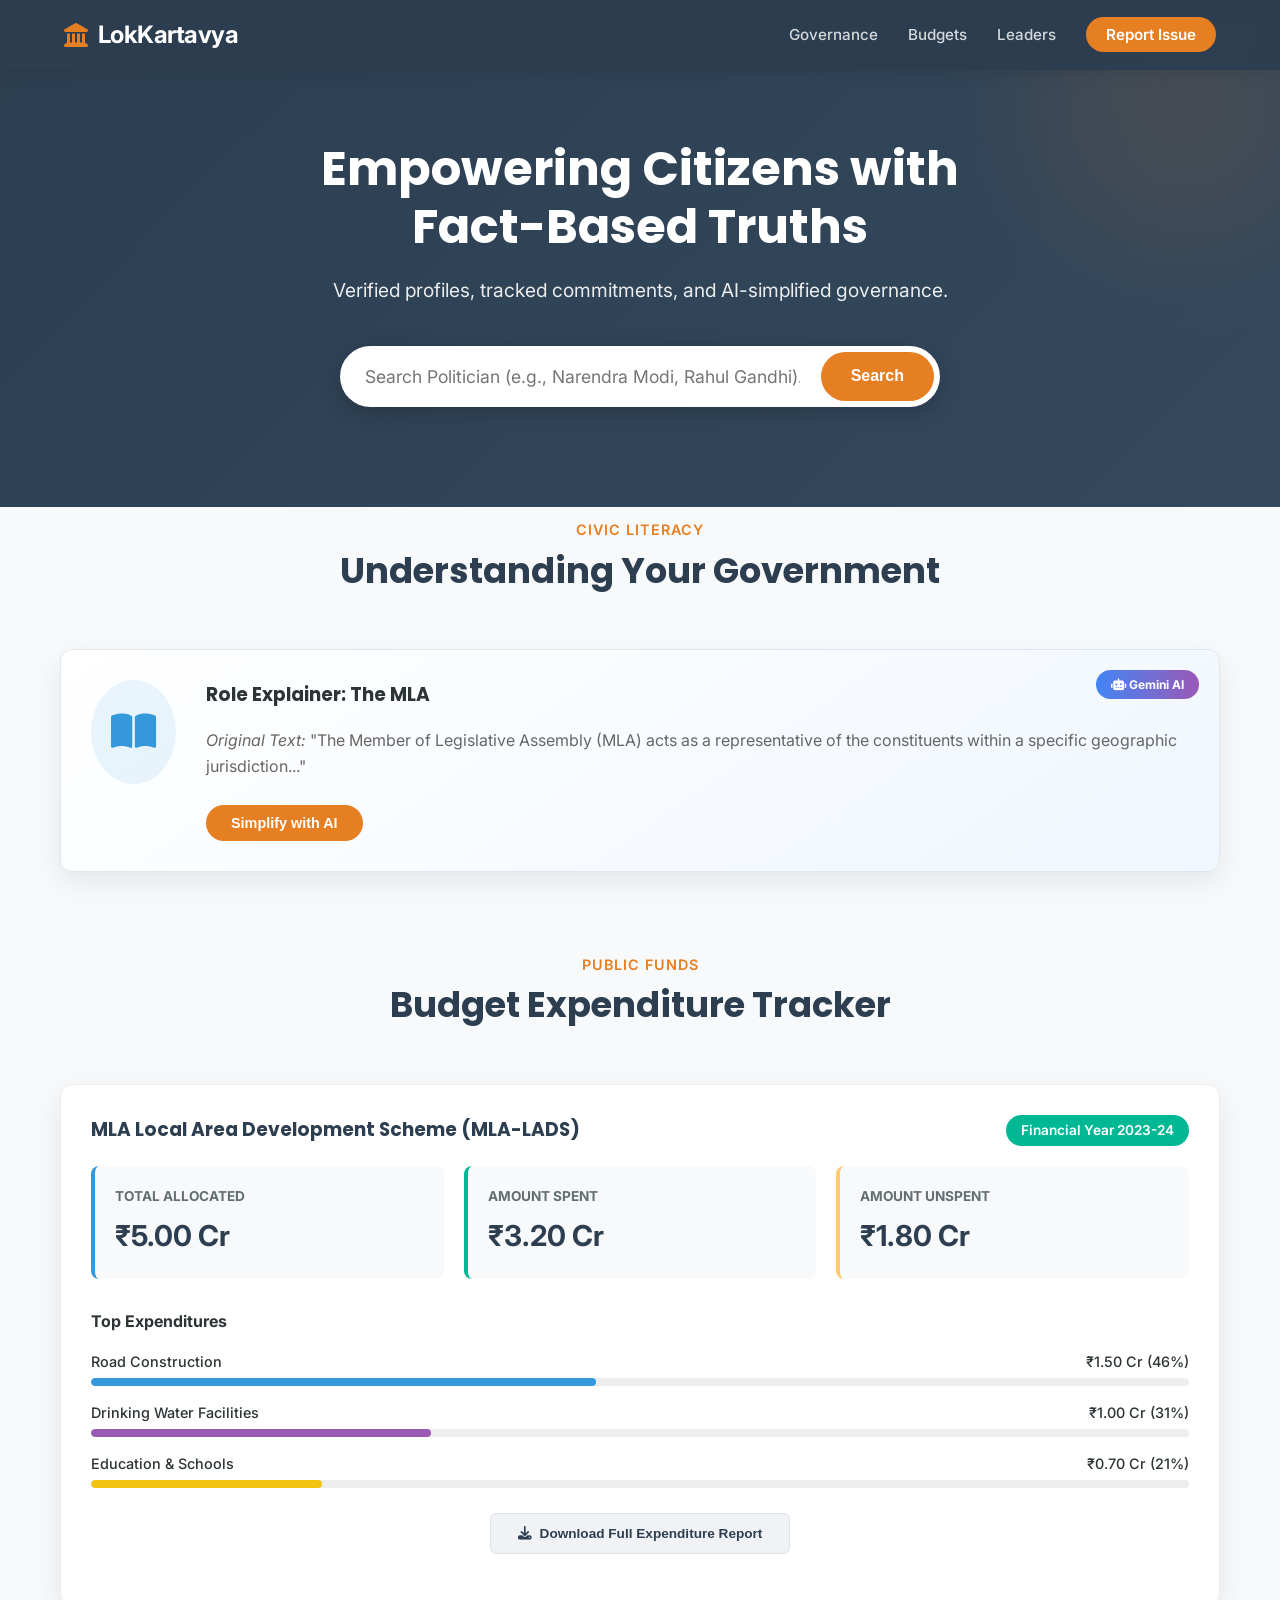
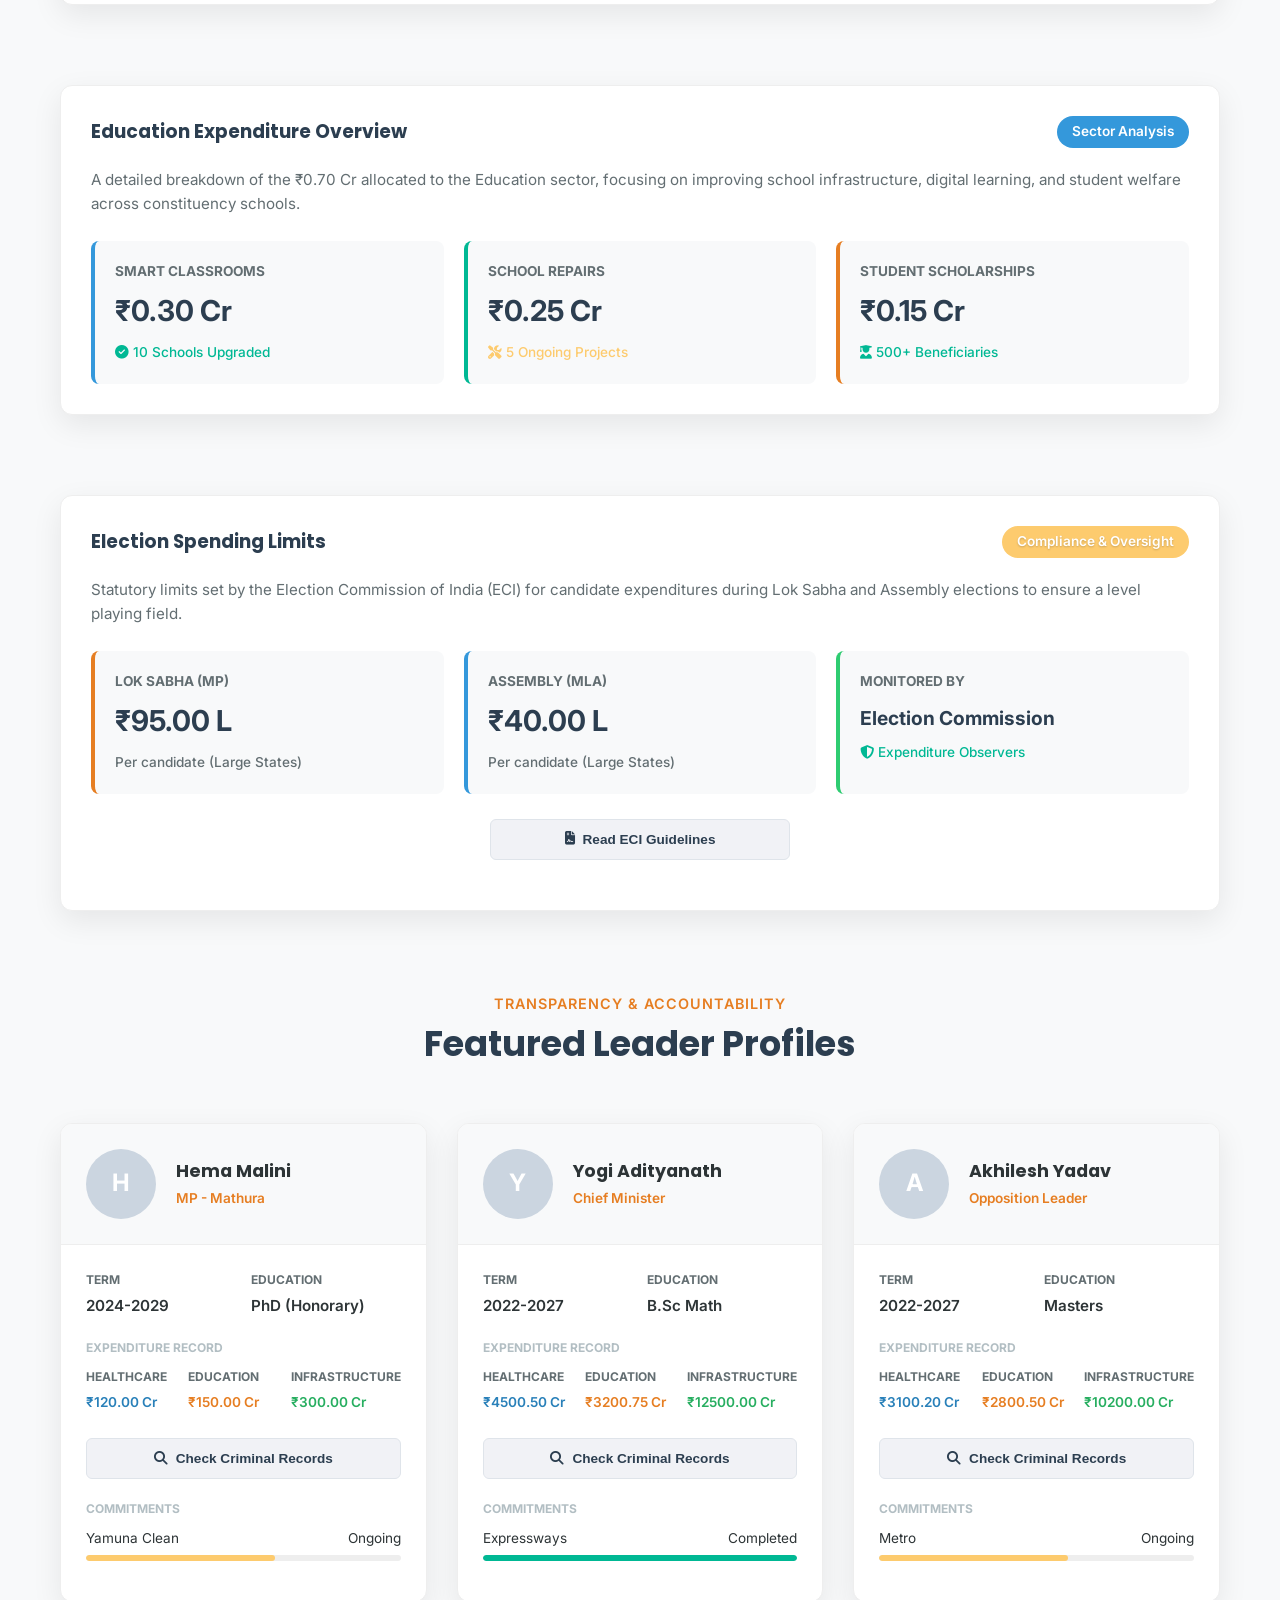
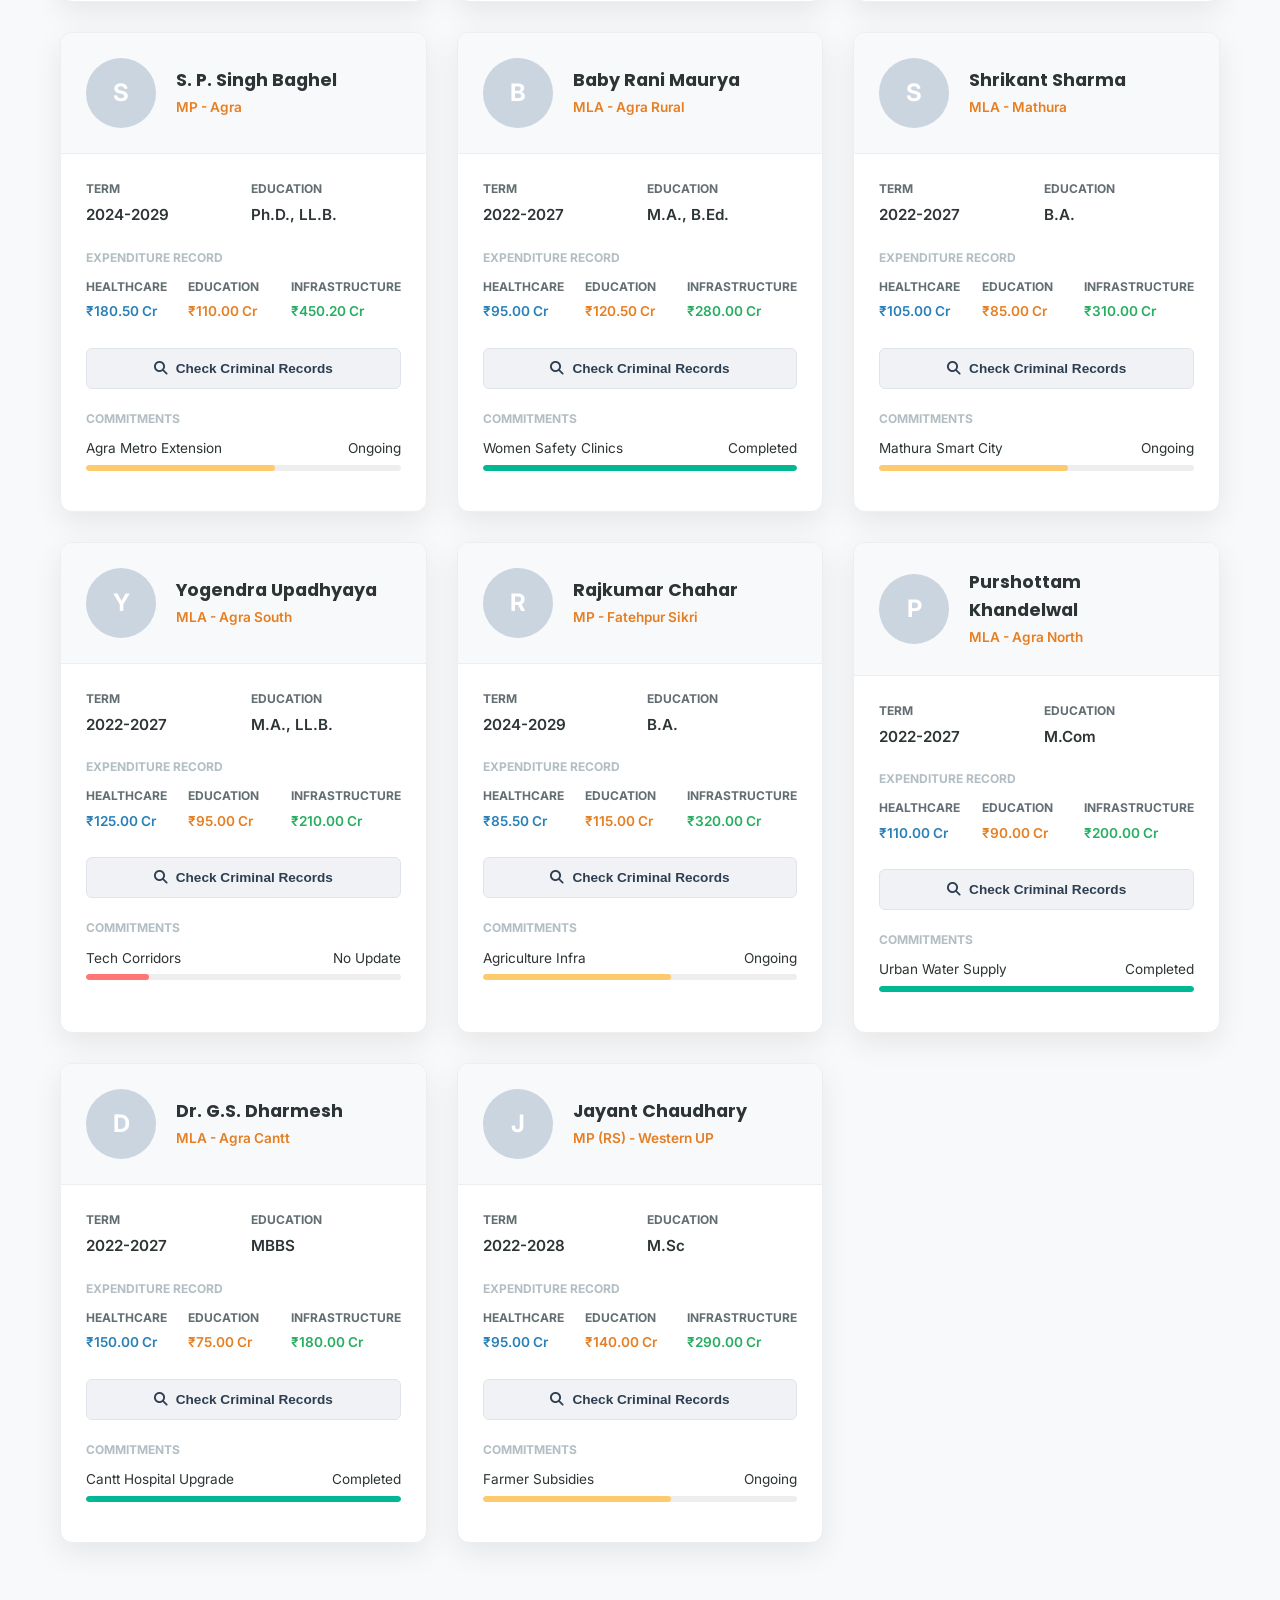
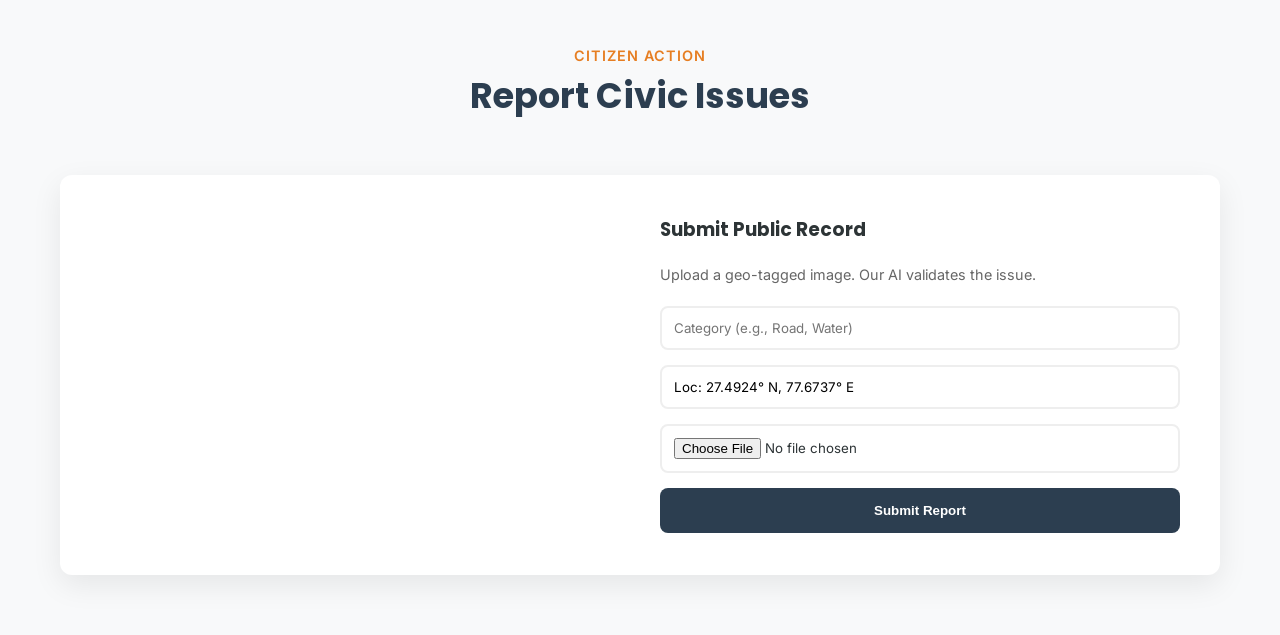
<file: site.html>
<!DOCTYPE html>
<html lang="en">
<head>
    <meta charset="UTF-8">
    <meta name="viewport" content="width=device-width, initial-scale=1.0">
    <title>LokKartavya | Civic Transparency Platform</title>
    <link href="https://fonts.googleapis.com/css2?family=Inter:wght@300;400;600&family=Poppins:wght@500;700&display=swap" rel="stylesheet">
    <link rel="stylesheet" href="https://cdnjs.cloudflare.com/ajax/libs/font-awesome/6.4.0/css/all.min.css">
    
    <style>
        /* --- 1. GLOBAL VARIABLES & RESET --- */
        :root {
            --primary: #e67e22; /* Saffron/Orange */
            --primary-dark: #d35400;
            --secondary: #2c3e50; /* Deep Blue */
            --accent: #3498db; /* Tech Blue */
            --bg-body: #f8f9fa;
            --surface: #ffffff;
            --text-main: #2d3436;
            --text-muted: #636e72;
            --success: #00b894;
            --warning: #fdcb6e;
            --danger: #ff7675;
            --shadow: 0 10px 30px rgba(0,0,0,0.08);
            --radius: 12px;
        }

        * { box-sizing: border-box; scroll-behavior: smooth; }

        body {
            margin: 0;
            font-family: 'Inter', sans-serif;
            background-color: var(--bg-body);
            color: var(--text-main);
            line-height: 1.6;
        }

        h1, h2, h3 { font-family: 'Poppins', sans-serif; margin-top: 0; }

        /* --- 2. NAVIGATION (Glassmorphism) --- */
        nav {
            position: fixed;
            top: 0;
            width: 100%;
            background: rgba(44, 62, 80, 0.95);
            backdrop-filter: blur(10px);
            padding: 1rem 5%;
            display: flex;
            justify-content: space-between;
            align-items: center;
            z-index: 1000;
            box-shadow: 0 2px 15px rgba(0,0,0,0.1);
        }

        .logo {
            color: white;
            font-size: 1.5rem;
            font-weight: 700;
            letter-spacing: -0.5px;
            display: flex;
            align-items: center;
            gap: 10px;
        }
        
        .logo i { color: var(--primary); }

        nav ul { list-style: none; display: flex; gap: 30px; margin: 0; }
        nav a {
            color: rgba(255,255,255,0.8);
            text-decoration: none;
            font-weight: 500;
            transition: color 0.3s;
            font-size: 0.95rem;
        }
        nav a:hover, nav a.active { color: var(--primary); }
        .nav-btn {
            background: var(--primary);
            padding: 8px 20px;
            border-radius: 50px;
            color: white !important;
            font-weight: 600;
        }

        /* --- 3. HERO SECTION WITH SEARCH --- */
        .hero {
            padding: 140px 5% 100px;
            background: linear-gradient(135deg, var(--secondary) 0%, #34495e 100%);
            color: white;
            text-align: center;
            position: relative;
            overflow: hidden;
        }
        
        .hero::before {
            content: '';
            position: absolute; top: -50px; right: -50px;
            width: 300px; height: 300px;
            background: var(--primary);
            border-radius: 50%; opacity: 0.1; filter: blur(60px);
        }

        .hero h1 { font-size: 3rem; margin-bottom: 20px; line-height: 1.2; }
        .hero p { font-size: 1.2rem; opacity: 0.9; max-width: 700px; margin: 0 auto 40px; }

        /* Search Bar Styles */
        .search-wrapper {
            max-width: 600px; margin: 0 auto;
            position: relative;
        }
        .search-box {
            width: 100%; padding: 20px 25px; padding-right: 140px;
            border-radius: 50px; border: none;
            font-size: 1.1rem; box-shadow: 0 5px 20px rgba(0,0,0,0.2);
            outline: none; font-family: 'Inter', sans-serif;
        }
        .search-btn-main {
            position: absolute; right: 6px; top: 6px; bottom: 6px;
            background: var(--primary); color: white;
            border: none; padding: 0 30px; border-radius: 50px;
            font-weight: 600; cursor: pointer; transition: 0.3s;
            font-size: 1rem;
        }
        .search-btn-main:hover { background: var(--primary-dark); }
        
        #loading-text { display: none; margin-top: 15px; font-weight: 500; color: rgba(255,255,255,0.8); }

        /* --- 4. NEW: WIKI + MYNETA PROFILE CARD --- */
        .result-container {
            max-width: 900px; margin: -50px auto 60px;
            position: relative; z-index: 10;
        }
        
        .profile-card {
            background: white; border-radius: var(--radius);
            box-shadow: 0 15px 40px rgba(0,0,0,0.15);
            display: flex; overflow: hidden;
            border: 1px solid #eee;
            animation: slideUp 0.5s ease;
        }

        /* Left Side: Photo */
        .profile-image-section {
            width: 35%;
            background: #f1f2f6;
            display: flex; align-items: center; justify-content: center;
            overflow: hidden; position: relative;
        }
        .profile-img {
            width: 100%; height: 100%;
            object-fit: cover;
            min-height: 300px;
        }

        /* Right Side: Data */
        .profile-data-section { width: 65%; padding: 30px; }
        
        .profile-header h2 { margin: 0; font-size: 2rem; color: var(--secondary); }
        .profile-bio { 
            color: #636e72; font-size: 0.95rem; margin: 15px 0 25px; 
            line-height: 1.6; border-left: 3px solid var(--primary); padding-left: 15px;
            max-height: 100px; overflow-y: auto; /* Scroll if bio is too long */
        }

        .data-badges { display: flex; gap: 15px; margin-bottom: 25px; }
        .d-badge { 
            flex: 1; padding: 15px; border-radius: 8px; text-align: center;
            background: #f8f9fa; border: 1px solid #eee;
        }
        .d-badge span { display: block; font-size: 0.8rem; text-transform: uppercase; color: #888; font-weight: 700; margin-bottom: 5px; }
        .d-badge strong { font-size: 1.4rem; color: var(--secondary); }
        .badge-danger strong { color: #e74c3c; }

        .source-link { 
            display: inline-block; color: var(--primary); font-weight: 600; 
            text-decoration: none; margin-top: 10px; border: 1px solid var(--primary);
            padding: 8px 15px; border-radius: 4px; transition: 0.3s;
        }
        .source-link:hover { background: var(--primary); color: white; }

        @keyframes slideUp { from { opacity: 0; transform: translateY(20px); } to { opacity: 1; transform: translateY(0); } }

        /* Mobile Responsive for Card */
        @media (max-width: 768px) {
            .profile-card { flex-direction: column; }
            .profile-image-section { width: 100%; height: 250px; }
            .profile-data-section { width: 100%; }
        }

        /* --- 5. CONTAINER & SECTIONS --- */
        .container { max-width: 1200px; margin: 0 auto; padding: 0 20px 60px; }
        .section-header { text-align: center; margin-bottom: 50px; margin-top: 40px; }
        .section-header h2 { font-size: 2.2rem; color: var(--secondary); margin-bottom: 10px; }
        .section-header .subtitle { color: var(--primary); font-weight: 600; text-transform: uppercase; letter-spacing: 1px; font-size: 0.9rem; }

        /* --- 6. AI CARD STYLES --- */
        .ai-card {
            background: linear-gradient(145deg, #ffffff, #f0f7ff);
            border: 1px solid #e1e8ed; border-radius: var(--radius);
            padding: 30px; margin-bottom: 80px; box-shadow: var(--shadow);
            position: relative;
        }
        .ai-badge {
            position: absolute; top: 20px; right: 20px;
            background: linear-gradient(90deg, #4285F4, #9b59b6);
            color: white; padding: 5px 15px; border-radius: 20px;
            font-size: 0.75rem; font-weight: 700;
        }
        .ai-content { display: flex; gap: 30px; align-items: flex-start; }
        .ai-icon { font-size: 2.5rem; color: var(--accent); background: rgba(52, 152, 219, 0.1); padding: 20px; border-radius: 50%; }
        .ai-btn {
            background: var(--primary); color: white; border: none;
            padding: 10px 25px; border-radius: 50px; cursor: pointer;
            font-weight: 600; margin-top: 10px; font-size: 0.9rem;
        }

        /* --- 7. LEADER GRID STYLES --- */
        .grid-layout {
            display: grid; grid-template-columns: repeat(auto-fit, minmax(350px, 1fr));
            gap: 30px;
        }
        .leader-card {
            background: var(--surface); border-radius: var(--radius);
            box-shadow: var(--shadow); border: 1px solid #eee; overflow: hidden;
            transition: transform 0.3s;
        }
        .leader-card:hover { transform: translateY(-5px); }
        
        .card-header { background: var(--bg-body); padding: 25px; display: flex; align-items: center; gap: 20px; border-bottom: 1px solid #eee; }
        .avatar { width: 70px; height: 70px; background: #cbd5e0; border-radius: 50%; display: flex; align-items: center; justify-content: center; font-size: 1.5rem; color: #fff; font-weight: bold; }
        .card-body { padding: 25px; }

        .stat-grid { display: grid; grid-template-columns: 1fr 1fr; gap: 15px; margin-bottom: 20px; }
        .stat-item h4 { margin: 0 0 5px 0; font-size: 0.75rem; color: var(--text-muted); text-transform: uppercase; }
        .stat-item p { margin: 0; font-weight: 600; font-size: 0.95rem; }

        /* Verify Button in Grid */
        .btn-verify {
            width: 100%; background: #f1f2f6; color: #2c3e50;
            border: 1px solid #dfe4ea; padding: 12px; border-radius: 6px;
            cursor: pointer; font-size: 0.85rem; font-weight: 600;
            transition: all 0.2s; margin-bottom: 20px;
            display: flex; align-items: center; justify-content: center; gap: 8px;
        }
        .btn-verify:hover { background: #dfe6e9; transform: scale(1.02); }

        /* Small Grid Result Box */
        .myneta-box {
            background: #fff; border: 1px solid #eee; padding: 15px;
            border-radius: 8px; margin-bottom: 20px; animation: fadeIn 0.3s ease;
        }
        .myneta-box.success { border-left: 4px solid #d35400; background: #fffcf5; }
        
        /* Commitment Bars */
        .commitment-item { margin-bottom: 15px; }
        .c-header { display: flex; justify-content: space-between; font-size: 0.85rem; margin-bottom: 5px; }
        .c-bar { height: 6px; background: #eee; border-radius: 3px; overflow: hidden; }
        .c-fill { height: 100%; border-radius: 3px; }
        .fill-completed { background: var(--success); width: 100%; }
        .fill-ongoing { background: var(--warning); width: 60%; }
        .fill-noupdate { background: var(--danger); width: 20%; }

        /* --- 8. REPORT ISSUE STYLES --- */
        .report-section {
            display: flex; gap: 40px; background: white;
            border-radius: var(--radius); box-shadow: var(--shadow); overflow: hidden;
        }
        .report-visual {
            flex: 1; min-height: 400px;
            background: url('https://images.unsplash.com/photo-1517089596392-fb9c9033e05b?auto=format&fit=crop&q=80') center/cover;
        }
        .report-form { flex: 1; padding: 40px; }
        .form-control {
            width: 100%; padding: 12px; border: 2px solid #eee;
            border-radius: 8px; margin-bottom: 15px; font-family: 'Inter', sans-serif;
        }
        .btn-submit {
            width: 100%; background: var(--secondary); color: white;
            padding: 15px; border: none; border-radius: 8px; font-weight: 600; cursor: pointer;
        }

    </style>
</head>
<body>

    <nav>
        <div class="logo">
            <i class="fas fa-landmark"></i> LokKartavya
        </div>
        <ul>
            <li><a href="#governance">Governance</a></li>
            <li><a href="#budget">Budgets</a></li>
            <li><a href="#leaders">Leaders</a></li>
            <li><a href="#report" class="nav-btn">Report Issue</a></li>
        </ul>
    </nav>

    <section class="hero">
        <h1>Empowering Citizens with<br>Fact-Based Truths</h1>
        <p>Verified profiles, tracked commitments, and AI-simplified governance.</p>
        
        <div class="search-wrapper">
            <input type="text" id="mainSearch" class="search-box" placeholder="Search Politician (e.g., Narendra Modi, Rahul Gandhi)...">
            <button class="search-btn-main" onclick="searchLeader()">Search</button>
        </div>
        <div id="loading-text"><i class="fas fa-spinner fa-spin"></i> Analyzing Wikipedia & MyNeta Records...</div>
    </section>

    <div id="searchResultArea" class="result-container">
        </div>

    <div class="container">

        <div class="section-header" id="governance">
            <span class="subtitle">Civic Literacy</span>
            <h2>Understanding Your Government</h2>
        </div>
        <div class="ai-card">
            <div class="ai-badge"><i class="fas fa-robot"></i> Gemini AI</div>
            <div class="ai-content">
                <div class="ai-icon"><i class="fas fa-book-open"></i></div>
                <div class="ai-text" style="width: 100%;">
                    <h3>Role Explainer: The MLA</h3>
                    <p style="color: #666; margin-bottom: 15px;">
                        <em>Original Text:</em> "The Member of Legislative Assembly (MLA) acts as a representative of the constituents within a specific geographic jurisdiction..."
                    </p>
                    <button class="ai-btn" onclick="simplifyText()">Simplify with AI</button>
                    <div id="ai-output" style="display:none; margin-top:15px; padding:15px; background:white; border-left:4px solid var(--success);"></div>
                </div>
            </div>
        </div>

        <div class="section-header" id="budget">
            <span class="subtitle">Public Funds</span>
            <h2>Budget Expenditure Tracker</h2>
        </div>
        
        <div class="budget-card" style="background: white; padding: 30px; border-radius: var(--radius); box-shadow: var(--shadow); margin-bottom: 80px; border: 1px solid #eee;">
            <div style="display: flex; justify-content: space-between; align-items: center; margin-bottom: 20px; flex-wrap: wrap; gap: 10px;">
                <h3 style="margin: 0; color: var(--secondary);">MLA Local Area Development Scheme (MLA-LADS)</h3>
                <span style="background: var(--success); color: white; padding: 5px 15px; border-radius: 20px; font-size: 0.85rem; font-weight: 600;">Financial Year 2023-24</span>
            </div>
            
            <div style="display: grid; grid-template-columns: repeat(auto-fit, minmax(200px, 1fr)); gap: 20px; margin-bottom: 30px;">
                <div style="background: #f8f9fa; padding: 20px; border-radius: 8px; border-left: 4px solid var(--accent);">
                    <div style="font-size: 0.85rem; color: var(--text-muted); text-transform: uppercase; font-weight: 700; margin-bottom: 5px;">Total Allocated</div>
                    <div style="font-size: 1.8rem; font-weight: 700; color: var(--secondary);">₹5.00 Cr</div>
                </div>
                <div style="background: #f8f9fa; padding: 20px; border-radius: 8px; border-left: 4px solid var(--success);">
                    <div style="font-size: 0.85rem; color: var(--text-muted); text-transform: uppercase; font-weight: 700; margin-bottom: 5px;">Amount Spent</div>
                    <div style="font-size: 1.8rem; font-weight: 700; color: var(--secondary);">₹3.20 Cr</div>
                </div>
                <div style="background: #f8f9fa; padding: 20px; border-radius: 8px; border-left: 4px solid var(--warning);">
                    <div style="font-size: 0.85rem; color: var(--text-muted); text-transform: uppercase; font-weight: 700; margin-bottom: 5px;">Amount Unspent</div>
                    <div style="font-size: 1.8rem; font-weight: 700; color: var(--secondary);">₹1.80 Cr</div>
                </div>
            </div>

            <div>
                <h4 style="margin: 0 0 15px 0; color: var(--text-main);">Top Expenditures</h4>
                
                <div style="margin-bottom: 15px;">
                    <div style="display: flex; justify-content: space-between; font-size: 0.9rem; margin-bottom: 5px; font-weight: 500;">
                        <span>Road Construction</span>
                        <span>₹1.50 Cr (46%)</span>
                    </div>
                    <div style="height: 8px; background: #eee; border-radius: 4px; overflow: hidden;">
                        <div style="width: 46%; height: 100%; background: #3498db; border-radius: 4px;"></div>
                    </div>
                </div>

                <div style="margin-bottom: 15px;">
                    <div style="display: flex; justify-content: space-between; font-size: 0.9rem; margin-bottom: 5px; font-weight: 500;">
                        <span>Drinking Water Facilities</span>
                        <span>₹1.00 Cr (31%)</span>
                    </div>
                    <div style="height: 8px; background: #eee; border-radius: 4px; overflow: hidden;">
                        <div style="width: 31%; height: 100%; background: #9b59b6; border-radius: 4px;"></div>
                    </div>
                </div>

                <div style="margin-bottom: 15px;">
                    <div style="display: flex; justify-content: space-between; font-size: 0.9rem; margin-bottom: 5px; font-weight: 500;">
                        <span>Education & Schools</span>
                        <span>₹0.70 Cr (21%)</span>
                    </div>
                    <div style="height: 8px; background: #eee; border-radius: 4px; overflow: hidden;">
                        <div style="width: 21%; height: 100%; background: #f1c40f; border-radius: 4px;"></div>
                    </div>
                </div>
            </div>
            
            <button class="btn-verify" style="margin-top: 25px; max-width: 300px; margin-left: auto; margin-right: auto;" onclick="alert('Downloading detailed PDF report...')">
                <i class="fas fa-download"></i> Download Full Expenditure Report
            </button>
        </div>

        <div class="budget-card" style="background: white; padding: 30px; border-radius: var(--radius); box-shadow: var(--shadow); margin-bottom: 80px; border: 1px solid #eee;">
            <div style="display: flex; justify-content: space-between; align-items: center; margin-bottom: 20px; flex-wrap: wrap; gap: 10px;">
                <h3 style="margin: 0; color: var(--secondary);">Education Expenditure Overview</h3>
                <span style="background: var(--accent); color: white; padding: 5px 15px; border-radius: 20px; font-size: 0.85rem; font-weight: 600;">Sector Analysis</span>
            </div>
            
            <p style="color: var(--text-muted); margin-bottom: 25px; font-size: 0.95rem;">
                A detailed breakdown of the ₹0.70 Cr allocated to the Education sector, focusing on improving school infrastructure, digital learning, and student welfare across constituency schools.
            </p>

            <div style="display: grid; grid-template-columns: repeat(auto-fit, minmax(200px, 1fr)); gap: 20px;">
                <div style="background: #f8f9fa; padding: 20px; border-radius: 8px; border-left: 4px solid var(--accent);">
                    <div style="font-size: 0.85rem; color: var(--text-muted); text-transform: uppercase; font-weight: 700; margin-bottom: 5px;">Smart Classrooms</div>
                    <div style="font-size: 1.8rem; font-weight: 700; color: var(--secondary);">₹0.30 Cr</div>
                    <div style="font-size: 0.85rem; color: var(--success); margin-top: 8px; font-weight: 500;"><i class="fas fa-check-circle"></i> 10 Schools Upgraded</div>
                </div>
                <div style="background: #f8f9fa; padding: 20px; border-radius: 8px; border-left: 4px solid var(--success);">
                    <div style="font-size: 0.85rem; color: var(--text-muted); text-transform: uppercase; font-weight: 700; margin-bottom: 5px;">School Repairs</div>
                    <div style="font-size: 1.8rem; font-weight: 700; color: var(--secondary);">₹0.25 Cr</div>
                    <div style="font-size: 0.85rem; color: var(--warning); margin-top: 8px; font-weight: 500;"><i class="fas fa-tools"></i> 5 Ongoing Projects</div>
                </div>
                <div style="background: #f8f9fa; padding: 20px; border-radius: 8px; border-left: 4px solid var(--primary);">
                    <div style="font-size: 0.85rem; color: var(--text-muted); text-transform: uppercase; font-weight: 700; margin-bottom: 5px;">Student Scholarships</div>
                    <div style="font-size: 1.8rem; font-weight: 700; color: var(--secondary);">₹0.15 Cr</div>
                    <div style="font-size: 0.85rem; color: var(--success); margin-top: 8px; font-weight: 500;"><i class="fas fa-user-graduate"></i> 500+ Beneficiaries</div>
                </div>
            </div>
        </div>

        <div class="budget-card" style="background: white; padding: 30px; border-radius: var(--radius); box-shadow: var(--shadow); margin-bottom: 80px; border: 1px solid #eee;">
            <div style="display: flex; justify-content: space-between; align-items: center; margin-bottom: 20px; flex-wrap: wrap; gap: 10px;">
                <h3 style="margin: 0; color: var(--secondary);">Election Spending Limits</h3>
                <span style="background: var(--warning); color: #fff; padding: 5px 15px; border-radius: 20px; font-size: 0.85rem; font-weight: 600; text-shadow: 0 1px 2px rgba(0,0,0,0.2);">Compliance & Oversight</span>
            </div>
            
            <p style="color: var(--text-muted); margin-bottom: 25px; font-size: 0.95rem;">
                Statutory limits set by the Election Commission of India (ECI) for candidate expenditures during Lok Sabha and Assembly elections to ensure a level playing field.
            </p>

            <div style="display: grid; grid-template-columns: repeat(auto-fit, minmax(200px, 1fr)); gap: 20px;">
                <div style="background: #f8f9fa; padding: 20px; border-radius: 8px; border-left: 4px solid #e67e22;">
                    <div style="font-size: 0.85rem; color: var(--text-muted); text-transform: uppercase; font-weight: 700; margin-bottom: 5px;">Lok Sabha (MP)</div>
                    <div style="font-size: 1.8rem; font-weight: 700; color: var(--secondary);">₹95.00 L</div>
                    <div style="font-size: 0.85rem; color: var(--text-muted); margin-top: 8px; font-weight: 500;">Per candidate (Large States)</div>
                </div>
                <div style="background: #f8f9fa; padding: 20px; border-radius: 8px; border-left: 4px solid #3498db;">
                    <div style="font-size: 0.85rem; color: var(--text-muted); text-transform: uppercase; font-weight: 700; margin-bottom: 5px;">Assembly (MLA)</div>
                    <div style="font-size: 1.8rem; font-weight: 700; color: var(--secondary);">₹40.00 L</div>
                    <div style="font-size: 0.85rem; color: var(--text-muted); margin-top: 8px; font-weight: 500;">Per candidate (Large States)</div>
                </div>
                <div style="background: #f8f9fa; padding: 20px; border-radius: 8px; border-left: 4px solid #2ecc71;">
                    <div style="font-size: 0.85rem; color: var(--text-muted); text-transform: uppercase; font-weight: 700; margin-bottom: 5px;">Monitored By</div>
                    <div style="font-size: 1.2rem; font-weight: 700; color: var(--secondary); margin-top: 10px;">Election Commission</div>
                    <div style="font-size: 0.85rem; color: var(--success); margin-top: 8px; font-weight: 500;"><i class="fas fa-shield-alt"></i> Expenditure Observers</div>
                </div>
            </div>
            
            <button class="btn-verify" style="margin-top: 25px; max-width: 300px; margin-left: auto; margin-right: auto;" onclick="alert('Viewing detailed ECI guidelines...')">
                <i class="fas fa-file-contract"></i> Read ECI Guidelines
            </button>
        </div>

        <div class="section-header" id="leaders">
            <span class="subtitle">Transparency & Accountability</span>
            <h2>Featured Leader Profiles</h2>
        </div>
        <div class="grid-layout" id="leader-grid">
            </div>

        <div class="section-header" id="report" style="margin-top: 100px;">
            <span class="subtitle">Citizen Action</span>
            <h2>Report Civic Issues</h2>
        </div>
        <div class="report-section">
            <div class="report-visual"></div>
            <div class="report-form">
                <h3>Submit Public Record</h3>
                <p style="color:#666; font-size:0.9rem; margin-bottom:20px;">Upload a geo-tagged image. Our AI validates the issue.</p>
                <input type="text" class="form-control" placeholder="Category (e.g., Road, Water)">
                <input type="text" class="form-control" value="Loc: 27.4924° N, 77.6737° E" readonly>
                <input type="file" class="form-control">
                <button class="btn-submit" onclick="alert('Report Submitted Successfully!')">Submit Report</button>
            </div>
        </div>

    </div>

    <script>
        // --- 1. MAIN SEARCH FUNCTION (Hero) ---
        async function searchLeader() {
            const query = document.getElementById('mainSearch').value;
            const resultArea = document.getElementById('searchResultArea');
            const loading = document.getElementById('loading-text');

            if(!query) return alert("Please enter a name");

            loading.style.display = 'block';
            resultArea.innerHTML = ''; 

            try {
                // Connects to your HYBRID server.py
                const response = await fetch(`http://127.0.0.1:5000/api/search-leader?name=${encodeURIComponent(query)}`);
                const data = await response.json();
                
                loading.style.display = 'none';

                if(data.error) {
                    resultArea.innerHTML = `<div style="background:white; padding:20px; border-radius:12px; text-align:center; color:red;">${data.error}</div>`;
                } else {
                    // Render New Profile Card
                    resultArea.innerHTML = `
                        <div class="profile-card">
                            <div class="profile-image-section">
                                <img src="${data.image}" class="profile-img" onerror="this.src='https://upload.wikimedia.org/wikipedia/commons/7/7c/Profile_avatar_placeholder_large.png'">
                            </div>
                            <div class="profile-data-section">
                                <div class="profile-header">
                                    <h2>${data.name}</h2>
                                    <div style="font-size:0.9rem; color:#888; margin-top:5px;">
                                        <i class="fas fa-check-circle" style="color:#27ae60;"></i> Wikipedia Verified
                                    </div>
                                </div>
                                
                                <p class="profile-bio">${data.bio}</p>
                                
                                <div class="data-badges" style="margin-bottom: 15px;">
                                    <div class="d-badge badge-danger">
                                        <span>Criminal Cases</span>
                                        <strong>${data.criminal_cases}</strong>
                                    </div>
                                    <div class="d-badge">
                                        <span>Total Assets</span>
                                        <strong>${data.assets}</strong>
                                    </div>
                                </div>
                                
                                <div style="font-size:0.8rem; font-weight:700; color:#b2bec3; margin:20px 0 10px;">EXPENDITURE SPENDING</div>
                                <div class="data-badges">
                                    <div class="d-badge" style="background: #e8f4f8; border-color: #bce0fd; padding: 10px;">
                                        <span>Healthcare</span>
                                        <strong style="color: #2980b9; font-size: 1.1rem;">${data.healthcare_spend}</strong>
                                    </div>
                                    <div class="d-badge" style="background: #fdf5e6; border-color: #fde0ba; padding: 10px;">
                                        <span>Education</span>
                                        <strong style="color: #e67e22; font-size: 1.1rem;">${data.education_spend}</strong>
                                    </div>
                                    <div class="d-badge" style="background: #eafaf1; border-color: #a8e6cf; padding: 10px;">
                                        <span>Infrastructure</span>
                                        <strong style="color: #27ae60; font-size: 1.1rem;">${data.infrastructure_spend}</strong>
                                    </div>
                                </div>
                                
                                <a href="${data.source_url}" target="_blank" class="source-link">
                                    View Full Affidavit on MyNeta.info &rarr;
                                </a>
                            </div>
                        </div>
                    `;
                }
            } catch(e) {
                loading.style.display = 'none';
                alert("Server Error. Is Python running?");
            }
        }

        // --- 2. GRID BUTTON FUNCTION (Simpler View for Grid) ---
        async function verifyGrid(name, boxId) {
            const box = document.getElementById(boxId);
            box.style.display = 'block';
            box.innerHTML = '<i class="fas fa-spinner fa-spin"></i> Fetching...';
            
            try {
                const response = await fetch(`http://127.0.0.1:5000/api/search-leader?name=${encodeURIComponent(name)}`);
                const data = await response.json();

                if(data.error) {
                    box.innerHTML = `<span style="color:red">Data not found</span>`;
                } else {
                    box.className = "myneta-box success";
                    box.innerHTML = `
                        <div style="font-size:0.8rem; font-weight:bold; color:#d35400; margin-bottom:5px;">OFFICIAL RECORD</div>
                        <div style="display:flex; justify-content:space-between; font-size:0.9rem; font-weight:bold;">
                            <span>Cases: <span style="color:${data.criminal_cases > 0 ? 'red':'green'}">${data.criminal_cases}</span></span>
                            <span>Assets: ${data.assets}</span>
                        </div>
                        <a href="${data.source_url}" target="_blank" style="display:block; margin-top:5px; font-size:0.8rem; text-align:right; color:#3498db;">View Source</a>
                    `;
                }
            } catch(e) {
                box.innerHTML = "Server Error";
            }
        }

        const leaders = [
            { name: "Hema Malini", role: "MP - Mathura", term: "2024-2029", edu: "PhD (Honorary)", healthcare: "₹120.00 Cr", education: "₹150.00 Cr", infrastructure: "₹300.00 Cr", commitments: [{t:"Yamuna Clean", s:"Ongoing", c:"fill-ongoing"}] },
            { name: "Yogi Adityanath", role: "Chief Minister", term: "2022-2027", edu: "B.Sc Math", healthcare: "₹4500.50 Cr", education: "₹3200.75 Cr", infrastructure: "₹12500.00 Cr", commitments: [{t:"Expressways", s:"Completed", c:"fill-completed"}] },
            { name: "Akhilesh Yadav", role: "Opposition Leader", term: "2022-2027", edu: "Masters", healthcare: "₹3100.20 Cr", education: "₹2800.50 Cr", infrastructure: "₹10200.00 Cr", commitments: [{t:"Metro", s:"Ongoing", c:"fill-ongoing"}] },
            { name: "S. P. Singh Baghel", role: "MP - Agra", term: "2024-2029", edu: "Ph.D., LL.B.", healthcare: "₹180.50 Cr", education: "₹110.00 Cr", infrastructure: "₹450.20 Cr", commitments: [{t:"Agra Metro Extension", s:"Ongoing", c:"fill-ongoing"}] },
            { name: "Baby Rani Maurya", role: "MLA - Agra Rural", term: "2022-2027", edu: "M.A., B.Ed.", healthcare: "₹95.00 Cr", education: "₹120.50 Cr", infrastructure: "₹280.00 Cr", commitments: [{t:"Women Safety Clinics", s:"Completed", c:"fill-completed"}] },
            { name: "Shrikant Sharma", role: "MLA - Mathura", term: "2022-2027", edu: "B.A.", healthcare: "₹105.00 Cr", education: "₹85.00 Cr", infrastructure: "₹310.00 Cr", commitments: [{t:"Mathura Smart City", s:"Ongoing", c:"fill-ongoing"}] },
            { name: "Yogendra Upadhyaya", role: "MLA - Agra South", term: "2022-2027", edu: "M.A., LL.B.", healthcare: "₹125.00 Cr", education: "₹95.00 Cr", infrastructure: "₹210.00 Cr", commitments: [{t:"Tech Corridors", s:"No Update", c:"fill-noupdate"}] },
            { name: "Rajkumar Chahar", role: "MP - Fatehpur Sikri", term: "2024-2029", edu: "B.A.", healthcare: "₹85.50 Cr", education: "₹115.00 Cr", infrastructure: "₹320.00 Cr", commitments: [{t:"Agriculture Infra", s:"Ongoing", c:"fill-ongoing"}] },
            { name: "Purshottam Khandelwal", role: "MLA - Agra North", term: "2022-2027", edu: "M.Com", healthcare: "₹110.00 Cr", education: "₹90.00 Cr", infrastructure: "₹200.00 Cr", commitments: [{t:"Urban Water Supply", s:"Completed", c:"fill-completed"}] },
            { name: "Dr. G.S. Dharmesh", role: "MLA - Agra Cantt", term: "2022-2027", edu: "MBBS", healthcare: "₹150.00 Cr", education: "₹75.00 Cr", infrastructure: "₹180.00 Cr", commitments: [{t:"Cantt Hospital Upgrade", s:"Completed", c:"fill-completed"}] },
            { name: "Jayant Chaudhary", role: "MP (RS) - Western UP", term: "2022-2028", edu: "M.Sc", healthcare: "₹95.00 Cr", education: "₹140.00 Cr", infrastructure: "₹290.00 Cr", commitments: [{t:"Farmer Subsidies", s:"Ongoing", c:"fill-ongoing"}] }
        ];

        function renderGrid() {
            const container = document.getElementById('leader-grid');
            leaders.forEach((l, index) => {
                const uniqueId = `verify-box-${index}`;
                
                // Commitments HTML
                let commHtml = l.commitments.map(c => `
                    <div class="commitment-item">
                        <div class="c-header"><span>${c.t}</span><span>${c.s}</span></div>
                        <div class="c-bar"><div class="c-fill ${c.c}"></div></div>
                    </div>`).join('');

                container.innerHTML += `
                    <div class="leader-card">
                        <div class="card-header">
                            <div class="avatar">${l.name.charAt(0)}</div>
                            <div>
                                <h3 style="margin:0; font-size:1.1rem;">${l.name}</h3>
                                <span style="font-size:0.85rem; color:var(--primary); font-weight:600;">${l.role}</span>
                            </div>
                        </div>
                        <div class="card-body">
                            <div class="stat-grid">
                                <div class="stat-item"><h4>Term</h4><p>${l.term}</p></div>
                                <div class="stat-item"><h4>Education</h4><p>${l.edu}</p></div>
                            </div>

                            <div style="font-size:0.75rem; font-weight:700; color:#b2bec3; margin:15px 0 10px;">EXPENDITURE RECORD</div>
                            <div class="stat-grid" style="grid-template-columns: 1fr 1fr 1fr; gap: 10px; margin-bottom: 25px;">
                                <div class="stat-item"><h4>Healthcare</h4><p style="font-size: 0.85rem; color: #2980b9;">${l.healthcare}</p></div>
                                <div class="stat-item"><h4>Education</h4><p style="font-size: 0.85rem; color: #e67e22;">${l.education}</p></div>
                                <div class="stat-item"><h4>Infrastructure</h4><p style="font-size: 0.85rem; color: #27ae60;">${l.infrastructure}</p></div>
                            </div>
                            
                            <button class="btn-verify" onclick="verifyGrid('${l.name}', '${uniqueId}')">
                                <i class="fas fa-search"></i> Check Criminal Records
                            </button>
                            <div id="${uniqueId}" class="myneta-box" style="display:none;"></div>

                            <div style="font-size:0.75rem; font-weight:700; color:#b2bec3; margin:15px 0 10px;">COMMITMENTS</div>
                            ${commHtml}
                        </div>
                    </div>
                `;
            });
        }

        // --- 4. AI SIMPLIFY ---
        function simplifyText() {
            const out = document.getElementById('ai-output');
            out.style.display = 'block';
            out.innerHTML = '<strong>Simplified:</strong> An MLA represents the people of a specific area. Their job is to make laws and approve budgets for development.';
        }

        // Init
        window.onload = renderGrid;
    </script>
</body>
</html>
</file>
